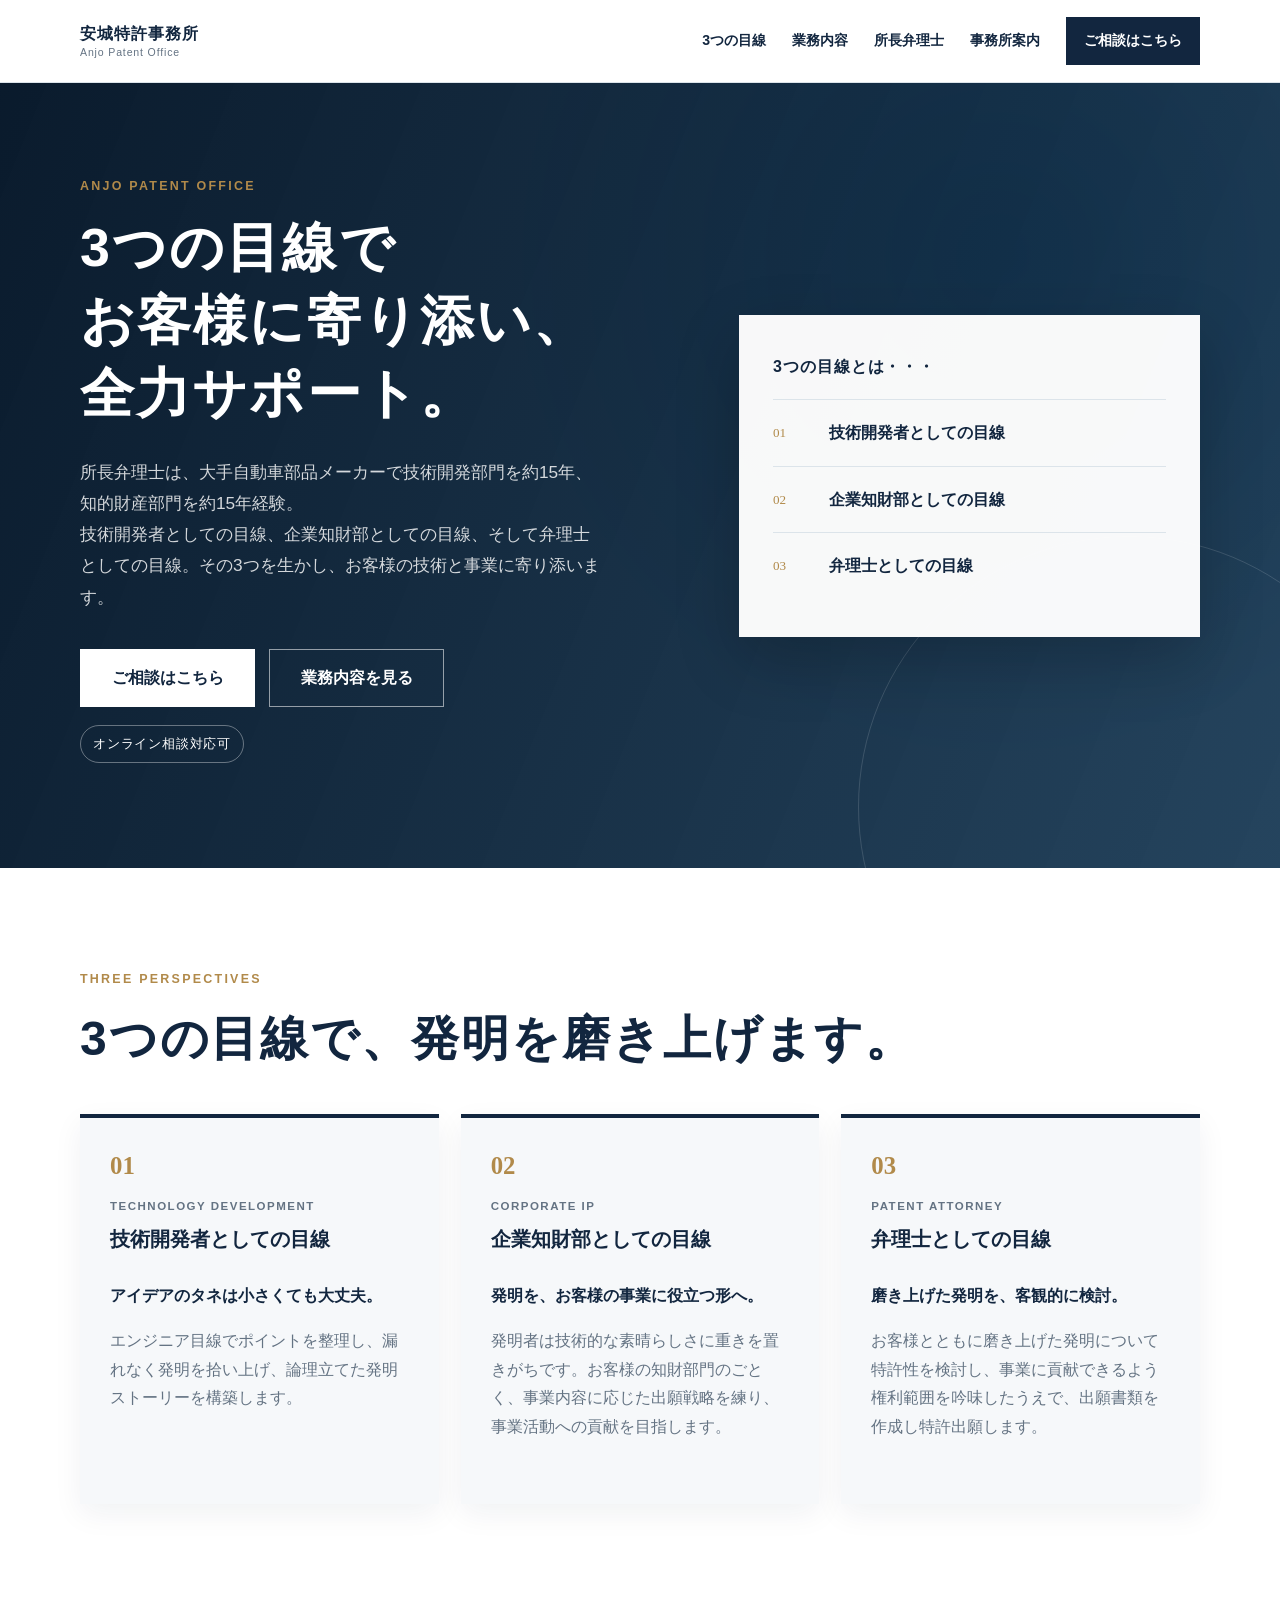
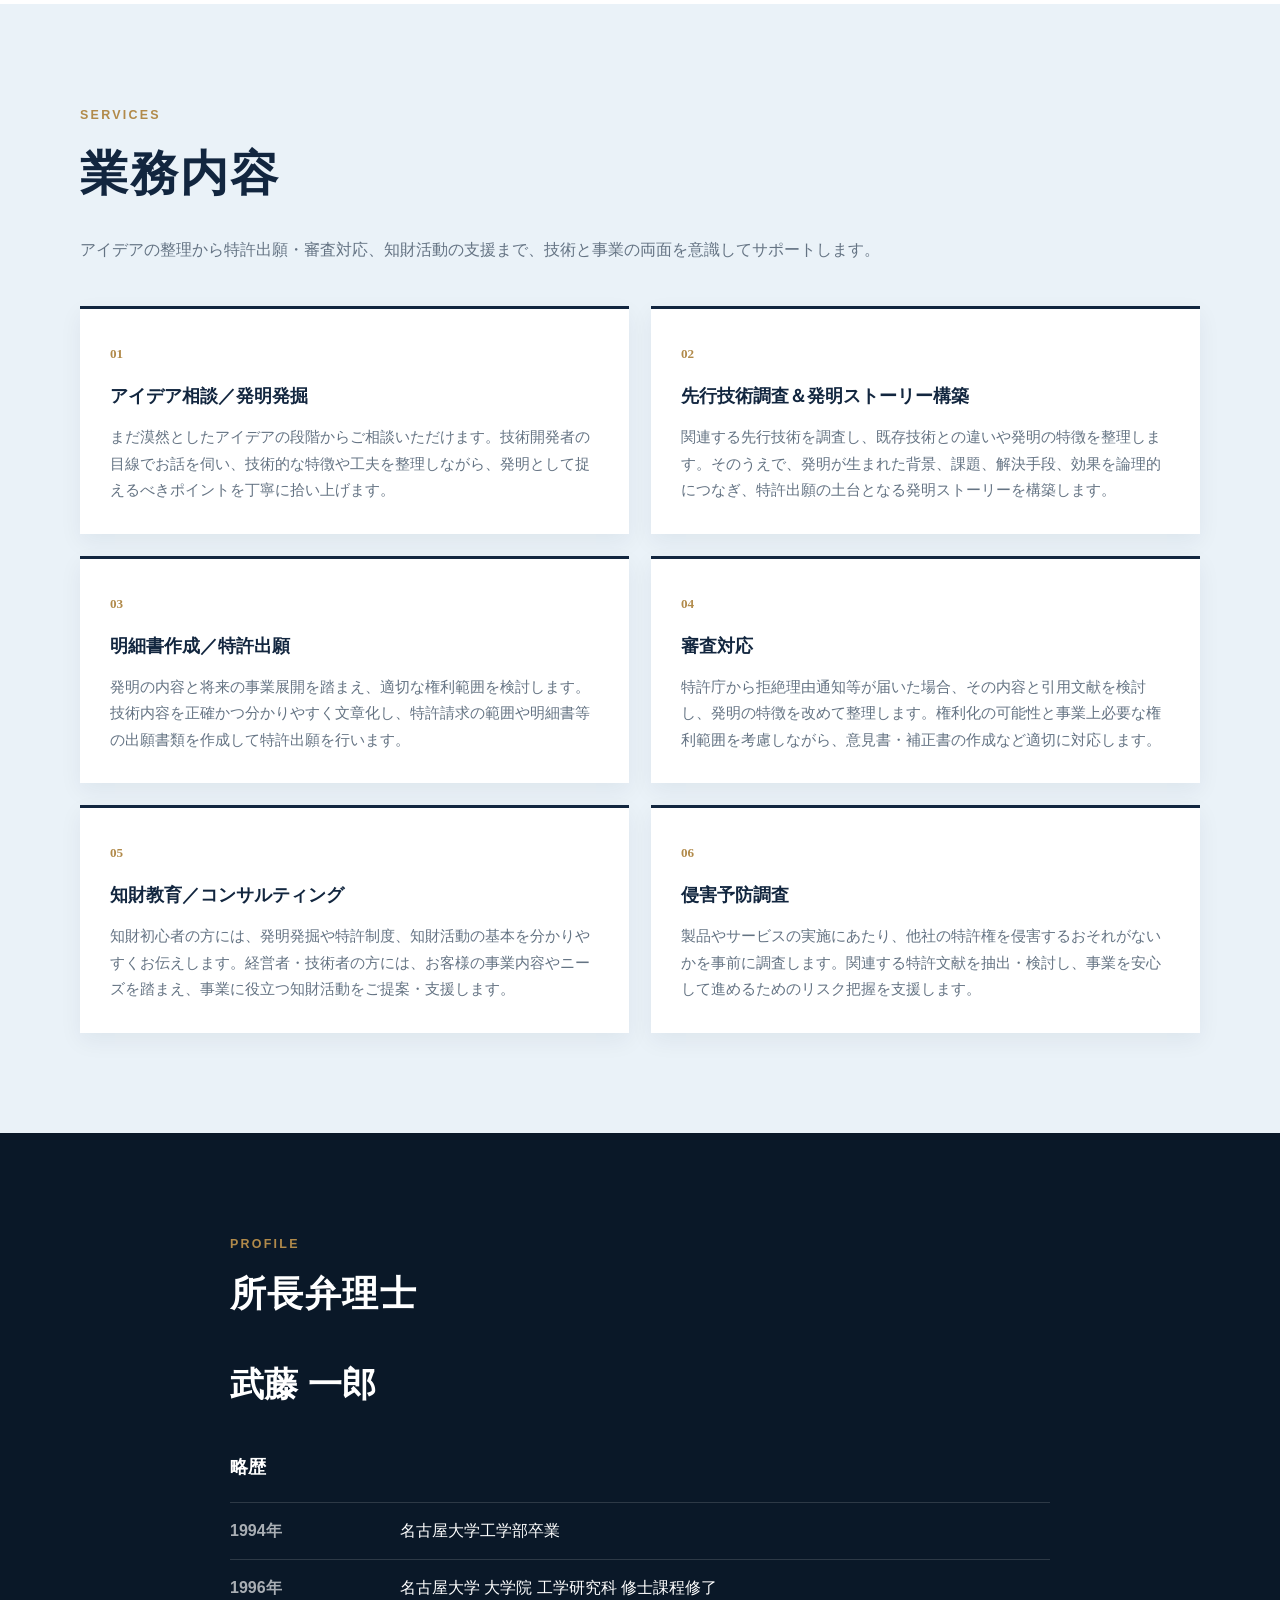
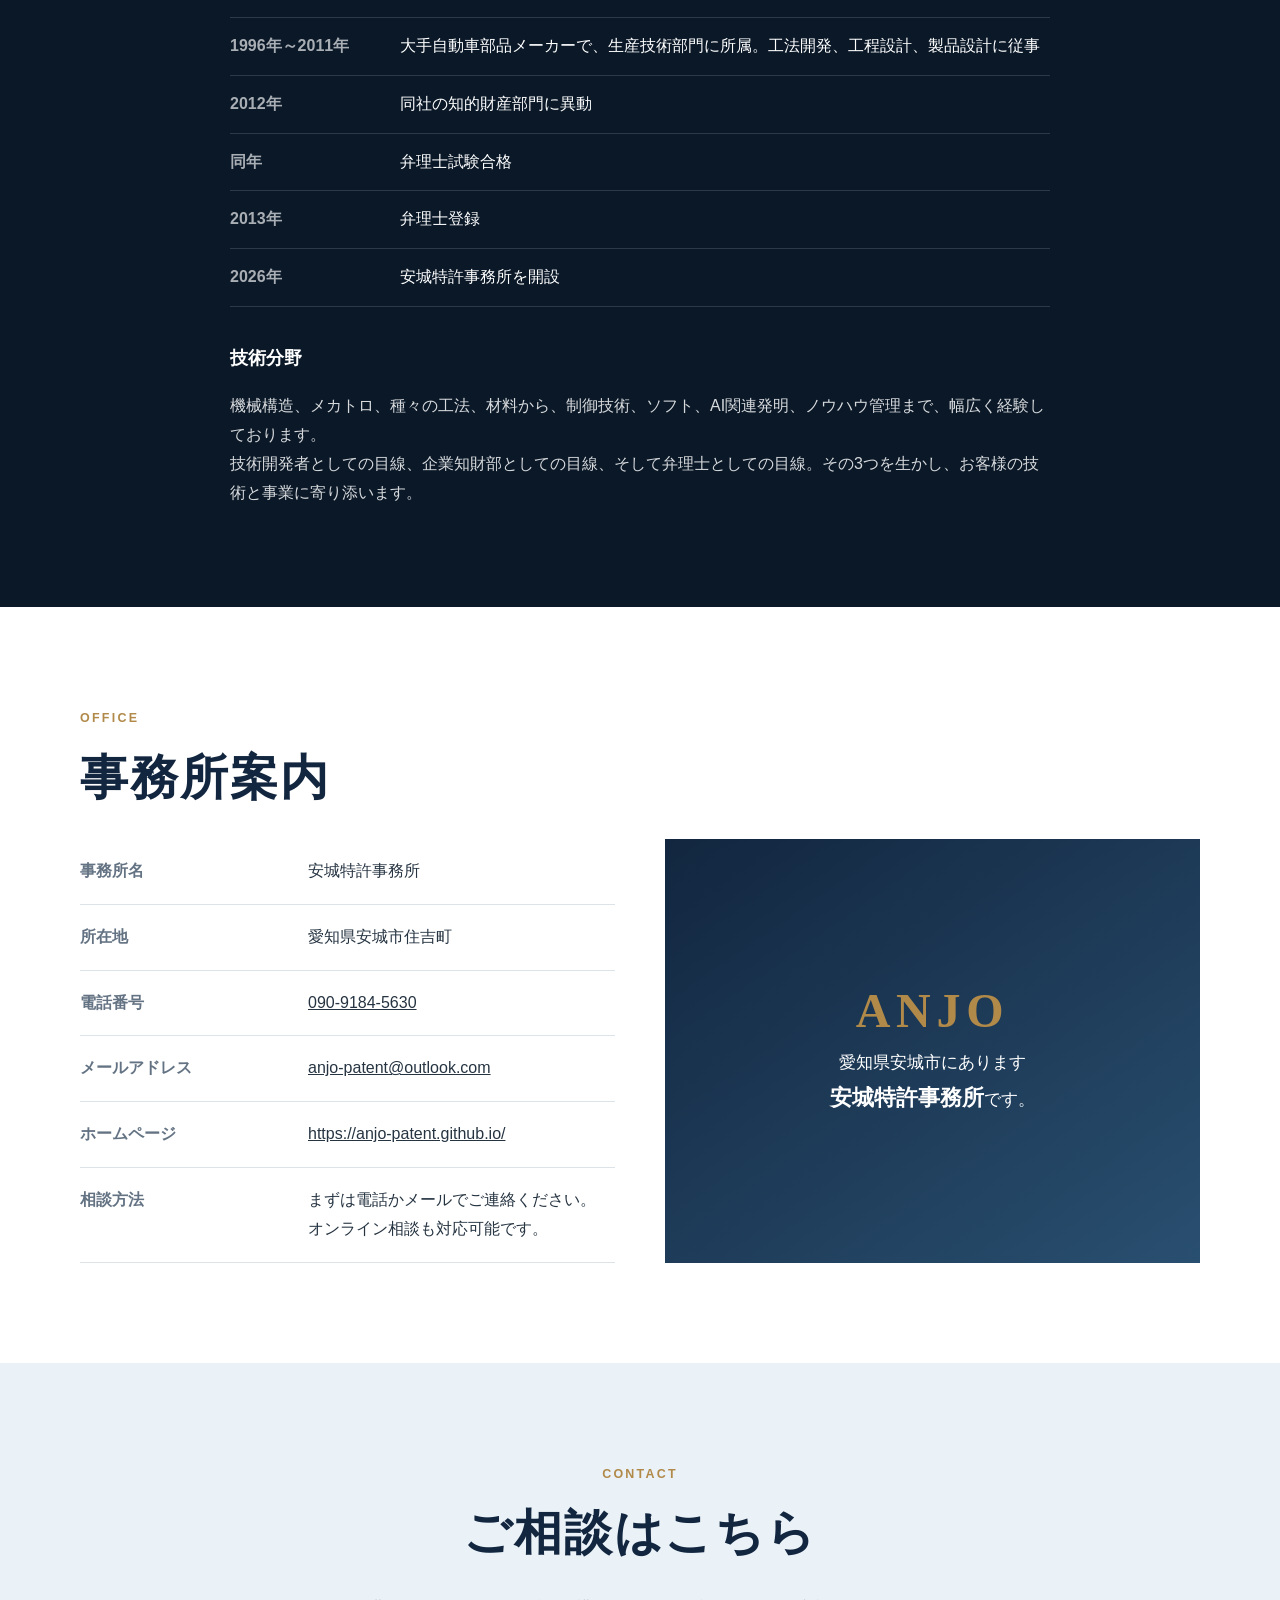
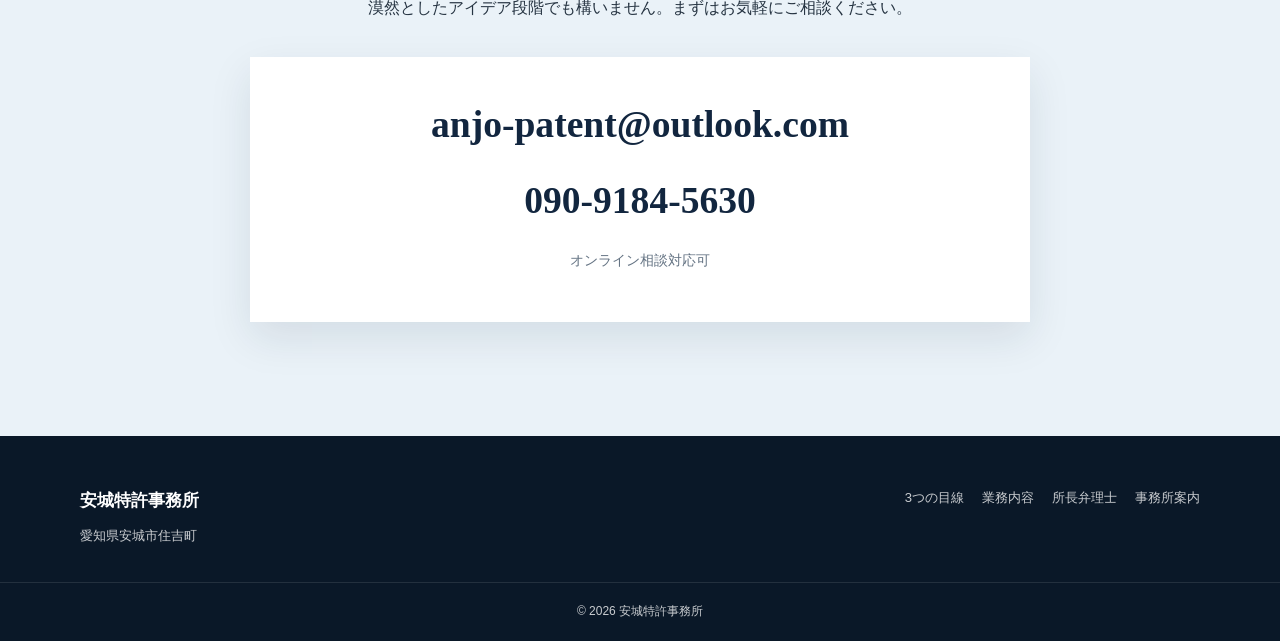
<file: index.html>
<!DOCTYPE html>
<html lang="ja">
<head>
  <meta charset="UTF-8">
  <meta name="viewport" content="width=device-width, initial-scale=1.0">
  <meta name="description" content="愛知県安城市の特許事務所。アイデア相談、発明発掘、先行技術調査、特許出願、審査対応、知財教育・コンサルティング、侵害予防調査などに対応します。">
  <title>安城特許事務所｜愛知県安城市の特許・知財相談</title>
  
  <link rel="canonical" href="https://anjo-patent.github.io/">
  <meta property="og:title" content="安城特許事務所｜愛知県安城市の特許・知財相談">
  <meta property="og:description" content="愛知県安城市の特許事務所。アイデア相談、発明発掘、先行技術調査、特許出願、審査対応、知財教育・コンサルティング、侵害予防調査などに対応します。">
  <meta property="og:type" content="website">
  <meta property="og:url" content="https://anjo-patent.github.io/">
  <link rel="stylesheet" href="styles.css">
   <meta property="og:site_name" content="安城特許事務所">

  <script type="application/ld+json">
  {
    "@context": "https://schema.org",
    "@graph": [
      {
        "@type": "WebSite",
        "@id": "https://anjo-patent.github.io/#website",
        "url": "https://anjo-patent.github.io/",
        "name": "安城特許事務所",
        "alternateName": "Anjo Patent Office"
      },
      {
        "@type": "Organization",
        "@id": "https://anjo-patent.github.io/#organization",
        "name": "安城特許事務所",
        "url": "https://anjo-patent.github.io/",
        "telephone": "090-9184-5630",
        "email": "anjo-patent@outlook.com",
        "address": {
          "@type": "PostalAddress",
          "addressRegion": "愛知県",
          "addressLocality": "安城市",
          "streetAddress": "住吉町",
          "addressCountry": "JP"
        }
      }
    ]
  }
  </script>
</head>
<body>
  <header class="site-header">
    <div class="container header-inner">
      <a class="logo" href="#top" aria-label="安城特許事務所 トップへ">
        <span><strong>安城特許事務所</strong><small>Anjo Patent Office</small></span>
      </a>
      <button class="menu-button" type="button" aria-label="メニューを開く" aria-expanded="false"><span></span><span></span><span></span></button>
      <nav class="global-nav" aria-label="メインメニュー">
        <a href="#three-views">3つの目線</a>
        <a href="#services">業務内容</a>
        <a href="#profile">所長弁理士</a>
        <a href="#office">事務所案内</a>
        <a class="nav-contact" href="#contact">ご相談はこちら</a>
      </nav>
    </div>
  </header>

  <main id="top">
    <section class="hero hero-source">
      <div class="container hero-source-inner">
        <div class="hero-copy">
          <p class="eyebrow">ANJO PATENT OFFICE</p>
          <h1>3つの目線で<br>お客様に寄り添い、<br>全力サポート。</h1>
          <p class="hero-text">
            所長弁理士は、大手自動車部品メーカーで技術開発部門を約15年、知的財産部門を約15年経験。<br>
            技術開発者としての目線、企業知財部としての目線、そして弁理士としての目線。その3つを生かし、お客様の技術と事業に寄り添います。
          </p>
          <div class="hero-actions">
            <a class="button button-primary" href="#contact">ご相談はこちら</a>
            <a class="button button-secondary" href="#services">業務内容を見る</a>
          </div>
          <p class="hero-note"><span class="online-badge">オンライン相談対応可</span></p>
        </div>
        <div class="three-view-summary" aria-label="3つの目線">
          <p class="three-view-kicker">3つの目線とは・・・</p>
          <div class="summary-item"><span>01</span><strong>技術開発者としての目線</strong></div>
          <div class="summary-item"><span>02</span><strong>企業知財部としての目線</strong></div>
          <div class="summary-item"><span>03</span><strong>弁理士としての目線</strong></div>
        </div>
      </div>
    </section>

    <section id="three-views" class="section views-section">
      <div class="container">
        <p class="section-label">THREE PERSPECTIVES</p>
        <h2 class="three-perspectives-title">3つの目線で、発明を磨き上げます。</h2>
        <div class="view-grid">
          <article class="view-card">
            <div class="view-number">01</div>
            <p class="view-role">TECHNOLOGY DEVELOPMENT</p>
            <h3>技術開発者としての目線</h3>
            <p class="view-lead">アイデアのタネは小さくても大丈夫。</p>
            <p>エンジニア目線でポイントを整理し、漏れなく発明を拾い上げ、論理立てた発明ストーリーを構築します。</p>
          </article>
          <article class="view-card">
            <div class="view-number">02</div>
            <p class="view-role">CORPORATE IP</p>
            <h3>企業知財部としての目線</h3>
            <p class="view-lead">発明を、お客様の事業に役立つ形へ。</p>
            <p>発明者は技術的な素晴らしさに重きを置きがちです。お客様の知財部門のごとく、事業内容に応じた出願戦略を練り、事業活動への貢献を目指します。</p>
          </article>
          <article class="view-card">
            <div class="view-number">03</div>
            <p class="view-role">PATENT ATTORNEY</p>
            <h3>弁理士としての目線</h3>
            <p class="view-lead">磨き上げた発明を、客観的に検討。</p>
            <p>お客様とともに磨き上げた発明について特許性を検討し、事業に貢献できるよう権利範囲を吟味したうえで、出願書類を作成し特許出願します。</p>
          </article>
        </div>
      </div>
    </section>

    <section id="services" class="section process-section">
      <div class="container">
        <p class="section-label">SERVICES</p>
        <h2>業務内容</h2>
        <p class="process-copy">アイデアの整理から特許出願・審査対応、知財活動の支援まで、技術と事業の両面を意識してサポートします。</p>
        <div class="services-detail-grid">
          <article class="service-detail-card">
            <span class="service-detail-number">01</span>
            <h3>アイデア相談／発明発掘</h3>
            <p>まだ漠然としたアイデアの段階からご相談いただけます。技術開発者の目線でお話を伺い、技術的な特徴や工夫を整理しながら、発明として捉えるべきポイントを丁寧に拾い上げます。</p>
          </article>
          <article class="service-detail-card">
            <span class="service-detail-number">02</span>
            <h3>先行技術調査＆発明ストーリー構築</h3>
            <p>関連する先行技術を調査し、既存技術との違いや発明の特徴を整理します。そのうえで、発明が生まれた背景、課題、解決手段、効果を論理的につなぎ、特許出願の土台となる発明ストーリーを構築します。</p>
          </article>
          <article class="service-detail-card">
            <span class="service-detail-number">03</span>
            <h3>明細書作成／特許出願</h3>
            <p>発明の内容と将来の事業展開を踏まえ、適切な権利範囲を検討します。技術内容を正確かつ分かりやすく文章化し、特許請求の範囲や明細書等の出願書類を作成して特許出願を行います。</p>
          </article>
          <article class="service-detail-card">
            <span class="service-detail-number">04</span>
            <h3>審査対応</h3>
            <p>特許庁から拒絶理由通知等が届いた場合、その内容と引用文献を検討し、発明の特徴を改めて整理します。権利化の可能性と事業上必要な権利範囲を考慮しながら、意見書・補正書の作成など適切に対応します。</p>
          </article>
          <article class="service-detail-card">
            <span class="service-detail-number">05</span>
            <h3>知財教育／コンサルティング</h3>
            <p>知財初心者の方には、発明発掘や特許制度、知財活動の基本を分かりやすくお伝えします。経営者・技術者の方には、お客様の事業内容やニーズを踏まえ、事業に役立つ知財活動をご提案・支援します。</p>
          </article>
          <article class="service-detail-card">
            <span class="service-detail-number">06</span>
            <h3>侵害予防調査</h3>
            <p>製品やサービスの実施にあたり、他社の特許権を侵害するおそれがないかを事前に調査します。関連する特許文献を抽出・検討し、事業を安心して進めるためのリスク把握を支援します。</p>
          </article>
        </div>
      </div>
    </section>

    <section id="profile" class="section section-dark">
<div class="container profile-layout"><div>
<p class="section-label">PROFILE</p><h2>所長弁理士</h2>
<p class="profile-name">武藤 一郎</p>
<div class="career-block"><h3>略歴</h3><ul class="career-list">
<li><span>1994年</span><p>名古屋大学工学部卒業</p></li>
<li><span>1996年</span><p>名古屋大学 大学院 工学研究科 修士課程修了</p></li>
<li><span>1996年～2011年</span><p>大手自動車部品メーカーで、生産技術部門に所属。工法開発、工程設計、製品設計に従事</p></li>
<li><span>2012年</span><p>同社の知的財産部門に異動</p></li>
<li><span>同年</span><p>弁理士試験合格</p></li>
<li><span>2013年</span><p>弁理士登録</p></li>
<li><span>2026年</span><p>安城特許事務所を開設</p></li>
</ul></div>
<div class="experience-block"><h3>技術分野</h3>
<p>機械構造、メカトロ、種々の工法、材料から、制御技術、ソフト、AI関連発明、ノウハウ管理まで、幅広く経験しております。<br>技術開発者としての目線、企業知財部としての目線、そして弁理士としての目線。その3つを生かし、お客様の技術と事業に寄り添います。</p>
</div></div></div></section>

    <section id="office" class="section office-source">
      <div class="container">
        <p class="section-label">OFFICE</p>
        <h2>事務所案内</h2>
        <div class="office-layout">
          <dl class="office-data">
            <div><dt>事務所名</dt><dd>安城特許事務所</dd></div>
            <div><dt>所在地</dt><dd>愛知県安城市住吉町</dd></div>
            <div><dt>電話番号</dt><dd><a href="tel:09091845630">090-9184-5630</a></dd></div>
            <div><dt>メールアドレス</dt><dd><a href="mailto:anjo-patent@outlook.com">anjo-patent@outlook.com</a></dd></div>
            <div><dt>ホームページ</dt><dd><a href="https://anjo-patent.github.io/" target="_blank" rel="noopener">https://anjo-patent.github.io/</a></dd></div>
            <div><dt>相談方法</dt><dd>まずは電話かメールでご連絡ください。<br>オンライン相談も対応可能です。</dd></div>
          </dl>
          <div class="office-note">
            <span class="office-note-mark">ANJO</span>
            <p>愛知県安城市にあります<br><strong>安城特許事務所</strong>です。</p>
          </div>
        </div>
      </div>
    </section>

    <section id="contact" class="section contact-section">
      <div class="container narrow">
        <p class="section-label">CONTACT</p>
        <h2>ご相談はこちら</h2>
        <p>漠然としたアイデア段階でも構いません。まずはお気軽にご相談ください。</p>
        <div class="contact-box">
          <a class="contact-mail" href="mailto:anjo-patent@outlook.com">anjo-patent@outlook.com</a>
          <a class="contact-phone" href="tel:09091845630">090-9184-5630</a>
          <p>オンライン相談対応可</p>
        </div>
        <p class="privacy-note"></p>
      </div>
    </section>
  </main>

  <footer class="site-footer">
    <div class="container footer-inner">
      <div><strong>安城特許事務所</strong><p>愛知県安城市住吉町</p></div>
      <nav aria-label="フッターメニュー">
        <a href="#three-views">3つの目線</a><a href="#services">業務内容</a><a href="#profile">所長弁理士</a><a href="#office">事務所案内</a>
      </nav>
    </div>
    <p class="copyright">© 2026 安城特許事務所</p>
  </footer>

  <script>
    const menuButton = document.querySelector('.menu-button');
    const globalNav = document.querySelector('.global-nav');
    menuButton.addEventListener('click', () => {
      const isOpen = menuButton.getAttribute('aria-expanded') === 'true';
      menuButton.setAttribute('aria-expanded', String(!isOpen));
      globalNav.classList.toggle('is-open');
    });
    globalNav.querySelectorAll('a').forEach(link => link.addEventListener('click', () => {
      globalNav.classList.remove('is-open');
      menuButton.setAttribute('aria-expanded', 'false');
    }));
  </script>
</body>
</html>
</file>
<file: styles.css>
@charset "UTF-8";

:root {
  --navy: #12263f;
  --navy-deep: #0a1828;
  --blue: #2767a3;
  --blue-light: #eaf2f8;
  --gold: #b18a4a;
  --text: #263442;
  --muted: #647383;
  --line: #dce4ea;
  --white: #ffffff;
  --background: #f6f8fa;
  --shadow: 0 16px 40px rgba(18, 38, 63, 0.1);
  --radius: 6px;
  --max-width: 1120px;
}

* {
  box-sizing: border-box;
}

html {
  scroll-behavior: smooth;
}

body {
  margin: 0;
  color: var(--text);
  background: var(--white);
  font-family: -apple-system, BlinkMacSystemFont, "Hiragino Kaku Gothic ProN",
    "Yu Gothic", "YuGothic", "Noto Sans JP", sans-serif;
  line-height: 1.8;
}

a {
  color: inherit;
}

img {
  max-width: 100%;
}

.container {
  width: min(calc(100% - 40px), var(--max-width));
  margin-inline: auto;
}

.narrow {
  max-width: 780px;
  text-align: center;
}

.site-header {
  position: sticky;
  top: 0;
  z-index: 100;
  background: rgba(255, 255, 255, 0.96);
  border-bottom: 1px solid var(--line);
  backdrop-filter: blur(10px);
}

.header-inner {
  min-height: 82px;
  display: flex;
  align-items: center;
  justify-content: space-between;
  gap: 32px;
}

.logo {
  display: flex;
  align-items: center;
  gap: 12px;
  color: var(--navy);
  text-decoration: none;
  line-height: 1.25;
}

.logo-mark {
  width: 44px;
  height: 44px;
  display: grid;
  place-items: center;
  color: var(--white);
  background: var(--navy);
  font-family: Georgia, serif;
  font-weight: 700;
}

.logo strong,
.logo small {
  display: block;
}

.logo strong {
  font-size: 1.03rem;
  letter-spacing: 0.06em;
}

.logo small {
  margin-top: 3px;
  color: var(--muted);
  font-size: 0.66rem;
  letter-spacing: 0.08em;
}

.global-nav {
  display: flex;
  align-items: center;
  gap: 26px;
}

.global-nav a {
  color: var(--navy);
  font-size: 0.88rem;
  font-weight: 600;
  text-decoration: none;
}

.global-nav a:hover {
  color: var(--blue);
}

.global-nav .nav-contact {
  padding: 11px 18px;
  color: var(--white);
  background: var(--navy);
}

.menu-button {
  display: none;
  width: 44px;
  height: 44px;
  padding: 10px;
  background: transparent;
  border: 0;
}

.menu-button span {
  display: block;
  height: 2px;
  margin: 5px 0;
  background: var(--navy);
}

.hero {
  position: relative;
  overflow: hidden;
  color: var(--white);
  background:
    linear-gradient(115deg, rgba(10, 24, 40, 0.98), rgba(18, 38, 63, 0.9)),
    radial-gradient(circle at 80% 20%, #356a96, transparent 48%);
}

.hero::after {
  content: "";
  position: absolute;
  right: -120px;
  bottom: -210px;
  width: 540px;
  height: 540px;
  border: 1px solid rgba(255, 255, 255, 0.14);
  border-radius: 50%;
}

.hero-inner {
  min-height: 610px;
  padding-block: 100px;
  display: grid;
  grid-template-columns: minmax(0, 1.35fr) minmax(310px, 0.65fr);
  align-items: center;
  gap: 70px;
}

.eyebrow,
.section-label {
  margin: 0 0 14px;
  color: var(--gold);
  font-size: 0.78rem;
  font-weight: 700;
  letter-spacing: 0.18em;
}

.hero h1 {
  margin: 0;
  font-family: Georgia, "Yu Mincho", serif;
  font-size: clamp(2rem, 4.2vw, 3.5rem);
  line-height: 1.35;
  letter-spacing: 0.04em;
}

.hero-text {
  max-width: 700px;
  margin: 28px 0 0;
  color: rgba(255, 255, 255, 0.82);
  font-size: 1.03rem;
}

.hero-actions {
  display: flex;
  flex-wrap: wrap;
  gap: 14px;
  margin-top: 36px;
}

.button {
  min-width: 175px;
  padding: 14px 22px;
  display: inline-flex;
  justify-content: center;
  align-items: center;
  border: 1px solid transparent;
  text-decoration: none;
  font-weight: 700;
}

.button-primary {
  color: var(--navy);
  background: var(--white);
}

.button-secondary {
  color: var(--white);
  border-color: rgba(255, 255, 255, 0.55);
}

.hero-note {
  margin-top: 18px;
  color: rgba(255, 255, 255, 0.65);
  font-size: 0.82rem;
}

.hero-card {
  position: relative;
  z-index: 1;
  padding: 34px;
  color: var(--navy);
  background: var(--white);
  box-shadow: var(--shadow);
}

.hero-card-title {
  margin-top: 0;
  padding-bottom: 14px;
  border-bottom: 1px solid var(--line);
  font-weight: 700;
}

.hero-card ul {
  padding: 0;
  list-style: none;
}

.hero-card li {
  padding: 9px 0 9px 22px;
  position: relative;
}

.hero-card li::before {
  content: "—";
  position: absolute;
  left: 0;
  color: var(--gold);
}

.hero-card a {
  color: var(--blue);
  font-size: 0.9rem;
  font-weight: 700;
}

.section {
  padding-block: 100px;
}

.section-light {
  background: var(--background);
}

.section-dark {
  color: var(--white);
  background: var(--navy-deep);
}

.section h2 {
  margin: 0 0 28px;
  color: var(--navy);
  font-family: Georgia, "Yu Mincho", serif;
  font-size: clamp(2rem, 4vw, 3rem);
  line-height: 1.4;
  letter-spacing: 0.04em;
}

.section-dark h2 {
  color: var(--white);
}

.intro p:last-child {
  color: var(--muted);
  font-size: 1.02rem;
}

.card-grid {
  display: grid;
  grid-template-columns: repeat(3, 1fr);
  gap: 22px;
}

.service-card {
  min-height: 260px;
  padding: 30px;
  background: var(--white);
  border-top: 3px solid var(--navy);
  box-shadow: 0 8px 22px rgba(18, 38, 63, 0.06);
}

.service-number {
  color: var(--gold);
  font-family: Georgia, serif;
  font-size: 0.82rem;
  font-weight: 700;
}

.service-card h3 {
  margin: 14px 0 12px;
  color: var(--navy);
  font-size: 1.2rem;
}

.service-card p {
  margin: 0;
  color: var(--muted);
  font-size: 0.92rem;
}

.strength-list {
  border-top: 1px solid var(--line);
}

.strength-list article {
  padding: 30px 0;
  display: grid;
  grid-template-columns: 80px 1fr;
  gap: 24px;
  border-bottom: 1px solid var(--line);
}

.strength-list article > span {
  color: var(--gold);
  font-family: Georgia, serif;
  font-size: 1.5rem;
}

.strength-list h3 {
  margin: 0 0 6px;
  color: var(--navy);
  font-size: 1.15rem;
}

.strength-list p {
  margin: 0;
  color: var(--muted);
}

.profile-layout {
  display: grid;
  grid-template-columns: 360px 1fr;
  align-items: center;
  gap: 70px;
}

.profile-photo {
  aspect-ratio: 4 / 5;
  display: grid;
  place-items: center;
  color: rgba(255,255,255,0.5);
  background:
    linear-gradient(140deg, rgba(255,255,255,0.1), rgba(255,255,255,0.02));
  border: 1px solid rgba(255,255,255,0.16);
  letter-spacing: 0.2em;
}

.profile-name {
  font-size: 1.2rem;
  font-weight: 700;
}

.profile-data {
  margin-top: 28px;
}

.profile-data div {
  padding: 12px 0;
  display: grid;
  grid-template-columns: 110px 1fr;
  border-top: 1px solid rgba(255,255,255,0.14);
}

.profile-data dt {
  color: rgba(255,255,255,0.62);
}

.profile-data dd {
  margin: 0;
}

.office-layout {
  display: grid;
  grid-template-columns: 1fr 1fr;
  gap: 50px;
}

.office-data {
  margin: 0;
}

.office-data div {
  padding: 18px 0;
  display: grid;
  grid-template-columns: 110px 1fr;
  border-bottom: 1px solid var(--line);
}

.office-data dt {
  color: var(--muted);
  font-weight: 700;
}

.office-data dd {
  margin: 0;
}

.map-placeholder {
  min-height: 330px;
  display: grid;
  place-content: center;
  text-align: center;
  background: var(--blue-light);
  border: 1px solid var(--line);
}

.map-placeholder p {
  margin-bottom: 4px;
  color: var(--navy);
  font-weight: 700;
}

.map-placeholder small {
  color: var(--muted);
}

.contact-section {
  text-align: center;
  background: var(--blue-light);
}

.contact-box {
  margin-top: 34px;
  padding: 34px;
  background: var(--white);
  box-shadow: var(--shadow);
}

.contact-mail,
.contact-phone {
  display: block;
  color: var(--navy);
  font-family: Georgia, serif;
  font-size: clamp(1.5rem, 4vw, 2.35rem);
  font-weight: 700;
  text-decoration: none;
}

.contact-phone {
  margin-top: 8px;
}

.contact-box p,
.privacy-note {
  color: var(--muted);
  font-size: 0.88rem;
}

.privacy-note a {
  color: var(--blue);
}

.site-footer {
  color: rgba(255,255,255,0.78);
  background: var(--navy-deep);
}

.footer-inner {
  padding-block: 50px 34px;
  display: flex;
  justify-content: space-between;
  gap: 40px;
}

.footer-inner strong {
  color: var(--white);
  font-size: 1.05rem;
}

.footer-inner p {
  margin: 8px 0 0;
  font-size: 0.84rem;
}

.footer-inner nav {
  display: flex;
  flex-wrap: wrap;
  gap: 18px;
  align-content: flex-start;
}

.footer-inner nav a {
  font-size: 0.82rem;
  text-decoration: none;
}

.copyright {
  margin: 0;
  padding: 18px 20px;
  text-align: center;
  border-top: 1px solid rgba(255,255,255,0.1);
  font-size: 0.75rem;
}

.privacy-page {
  min-height: 70vh;
}

.privacy-content {
  max-width: 850px;
}

.privacy-content h2 {
  margin-top: 42px;
  font-family: inherit;
  font-size: 1.35rem;
}

.back-link {
  display: inline-block;
  margin-top: 30px;
  color: var(--blue);
}

@media (max-width: 900px) {
  .menu-button {
    display: block;
  }

  .global-nav {
    position: absolute;
    top: 82px;
    right: 0;
    left: 0;
    padding: 22px 20px 28px;
    display: none;
    flex-direction: column;
    align-items: stretch;
    gap: 0;
    background: var(--white);
    border-bottom: 1px solid var(--line);
    box-shadow: var(--shadow);
  }

  .global-nav.is-open {
    display: flex;
  }

  .global-nav a {
    padding: 13px 10px;
  }

  .global-nav .nav-contact {
    margin-top: 8px;
    text-align: center;
  }

  .hero-inner {
    grid-template-columns: 1fr;
    gap: 45px;
  }

  .card-grid {
    grid-template-columns: repeat(2, 1fr);
  }

  .profile-layout {
    grid-template-columns: 280px 1fr;
    gap: 40px;
  }
}

@media (max-width: 680px) {
  .container {
    width: min(calc(100% - 28px), var(--max-width));
  }

  .header-inner {
    min-height: 72px;
  }

  .global-nav {
    top: 72px;
  }

  .logo strong {
    font-size: 0.9rem;
  }

  .logo small {
    display: none;
  }

  .hero-inner {
    min-height: auto;
    padding-block: 72px;
  }

  .hero h1 {
    font-size: 2.25rem;
  }

  .hero-card {
    padding: 25px;
  }

  .section {
    padding-block: 72px;
  }

  .card-grid,
  .profile-layout,
  .office-layout {
    grid-template-columns: 1fr;
  }

  .service-card {
    min-height: auto;
  }

  .profile-photo {
    width: min(100%, 320px);
    margin-inline: auto;
  }

  .strength-list article {
    grid-template-columns: 54px 1fr;
    gap: 12px;
  }

  .office-data div,
  .profile-data div {
    grid-template-columns: 1fr;
    gap: 4px;
  }

  .footer-inner {
    flex-direction: column;
  }

  .footer-inner nav {
    flex-direction: column;
    gap: 8px;
  }
}

/* --- 添付「HP1ページ案」反映用 --- */
.hero-source {
  background:
    linear-gradient(112deg, rgba(7, 24, 42, 0.99), rgba(18, 52, 80, 0.92)),
    radial-gradient(circle at 78% 22%, #42779e, transparent 44%);
}

.hero-source-inner {
  min-height: 650px;
  padding-block: 92px;
  display: grid;
  grid-template-columns: minmax(0, 1.12fr) minmax(330px, 0.88fr);
  align-items: center;
  gap: 72px;
}

.hero-source .hero-copy { position: relative; z-index: 2; }
.hero-source .hero-text { max-width: 520px; font-size: 1.08rem; }
.online-badge {
  display: inline-block;
  padding: 6px 12px;
  color: #fff;
  border: 1px solid rgba(255,255,255,.36);
  border-radius: 999px;
  letter-spacing: .06em;
}

.three-view-summary {
  position: relative;
  z-index: 2;
  padding: 38px 34px;
  background: rgba(255,255,255,.97);
  box-shadow: 0 22px 60px rgba(0,0,0,.2);
}
.three-view-kicker {
  margin: 0 0 18px;
  color: var(--navy);
  font-weight: 700;
  letter-spacing: .06em;
}
.summary-item {
  display: grid;
  grid-template-columns: 44px 1fr;
  align-items: center;
  gap: 12px;
  padding: 18px 0;
  border-top: 1px solid var(--line);
  color: var(--navy);
}
.summary-item span { color: var(--gold); font-family: Georgia, serif; font-size: .82rem; }
.summary-item strong { font-size: 1.02rem; }

.views-section { background: #fff; }
.view-grid {
  display: grid;
  grid-template-columns: repeat(3, 1fr);
  gap: 22px;
  margin-top: 42px;
}
.view-card {
  min-height: 390px;
  padding: 34px 30px;
  background: var(--background);
  border-top: 4px solid var(--navy);
  box-shadow: 0 10px 28px rgba(18,38,63,.06);
}
.view-number { color: var(--gold); font: 700 1.55rem Georgia, serif; }
.view-role { margin: 16px 0 4px; color: var(--muted); font-size: .72rem; font-weight: 700; letter-spacing: .13em; }
.view-card h3 { margin: 0 0 24px; color: var(--navy); font-size: 1.25rem; }
.view-card p { color: var(--muted); }
.view-card .view-lead { color: var(--navy); font-weight: 700; font-size: 1.03rem; }

.process-section { background: var(--blue-light); }
.process-layout {
  display: grid;
  grid-template-columns: .9fr 1.1fr;
  gap: 70px;
  align-items: start;
}
.process-copy { color: var(--muted); }
.process-list { margin: 0; padding: 0; list-style: none; background: #fff; box-shadow: var(--shadow); }
.process-list li {
  display: grid;
  grid-template-columns: 62px 1fr;
  gap: 14px;
  padding: 24px 28px;
  border-bottom: 1px solid var(--line);
}
.process-list li:last-child { border-bottom: 0; }
.process-list li > span { color: var(--gold); font: 700 1rem Georgia, serif; }
.process-list strong { color: var(--navy); }
.process-list p { margin: 5px 0 0; color: var(--muted); font-size: .91rem; }

.profile-source .profile-highlight {
  margin: 0 0 24px;
  color: #fff;
  font-size: 1.2rem;
  font-weight: 700;
  line-height: 1.7;
}

.office-note {
  min-height: 330px;
  padding: 38px;
  display: grid;
  place-content: center;
  text-align: center;
  color: #fff;
  background: linear-gradient(145deg, var(--navy), #294f70);
}
.office-note-mark { color: var(--gold); font: 700 3rem Georgia, serif; letter-spacing: .12em; }
.office-note p { margin: 10px 0 0; font-size: 1.05rem; }
.office-note strong { font-size: 1.4rem; }

@media (max-width: 900px) {
  .hero-source-inner, .process-layout { grid-template-columns: 1fr; gap: 44px; }
  .view-grid { grid-template-columns: 1fr; }
  .view-card { min-height: auto; }
}

@media (max-width: 680px) {
  .hero-source-inner { min-height: auto; padding-block: 68px; }
  .three-view-summary { padding: 28px 22px; }
  .summary-item { grid-template-columns: 38px 1fr; }
  .process-list li { grid-template-columns: 48px 1fr; padding: 21px 18px; }
}


/* v7: トップキャッチコピーのフォント */
.hero h1 { font-family: "MS PGothic", "ＭＳ Ｐゴシック", sans-serif; }


/* v8: 「3つの目線で、発明を磨き上げます。」のフォント */
.three-perspectives-title { font-family: "MS PGothic", "ＭＳ Ｐゴシック", sans-serif !important; }

/* v11: 所長弁理士紹介を写真なしの1カラム表示に変更 */
#profile .profile-layout {
  grid-template-columns: 1fr;
  max-width: 820px;
}
#profile .profile-photo {
  display: none;
}

/* v12: 業務内容 6項目 */
.services-detail-grid {
  margin-top: 42px;
  display: grid;
  grid-template-columns: repeat(2, minmax(0, 1fr));
  gap: 22px;
}
.service-detail-card {
  padding: 30px;
  background: #fff;
  border-top: 3px solid var(--navy);
  box-shadow: 0 8px 22px rgba(18,38,63,.06);
}
.service-detail-number {
  color: var(--gold);
  font-family: Georgia, serif;
  font-size: .82rem;
  font-weight: 700;
}
.service-detail-card h3 {
  margin: 12px 0;
  color: var(--navy);
  font-size: 1.12rem;
}
.service-detail-card p {
  margin: 0;
  color: var(--muted);
  font-size: .92rem;
}
@media (max-width: 680px) {
  .services-detail-grid { grid-template-columns: 1fr; }
}

.career-block,.experience-block{margin-top:34px}
.career-block h3,.experience-block h3{margin:0 0 18px;color:#fff;font-size:1.15rem}
.career-list{margin:0;padding:0;list-style:none;border-top:1px solid rgba(255,255,255,.14)}
.career-list li{padding:14px 0;display:grid;grid-template-columns:150px 1fr;gap:20px;border-bottom:1px solid rgba(255,255,255,.14)}
.career-list li span{color:rgba(255,255,255,.65);font-weight:700}
.career-list li p,.experience-block p{margin:0}
.experience-block p{color:rgba(255,255,255,.84)}
@media(max-width:680px){.career-list li{grid-template-columns:1fr;gap:3px}}

/* v20: 事務所案内のメールアドレスを1行表示 */
#office dd a[href^="mailto:"] {
  white-space: nowrap;
  font-size: clamp(0.78rem, 2.2vw, 1rem);
}

/* v21: 事務所案内の項目名と内容の間隔を広げる */
#office dl > div {
  grid-template-columns: minmax(130px, 180px) 1fr;
  column-gap: 48px;
}
@media (max-width: 680px) {
  #office dl > div {
    grid-template-columns: minmax(110px, 135px) 1fr;
    column-gap: 24px;
  }
}

/* v24: 所長弁理士見出しと氏名のサイズ調整 */
#profile h2 {
  font-size: clamp(1.65rem, 3vw, 2.25rem);
}
#profile .profile-name {
  font-size: clamp(1.65rem, 3.2vw, 2.15rem);
  font-weight: 700;
}
</file>
